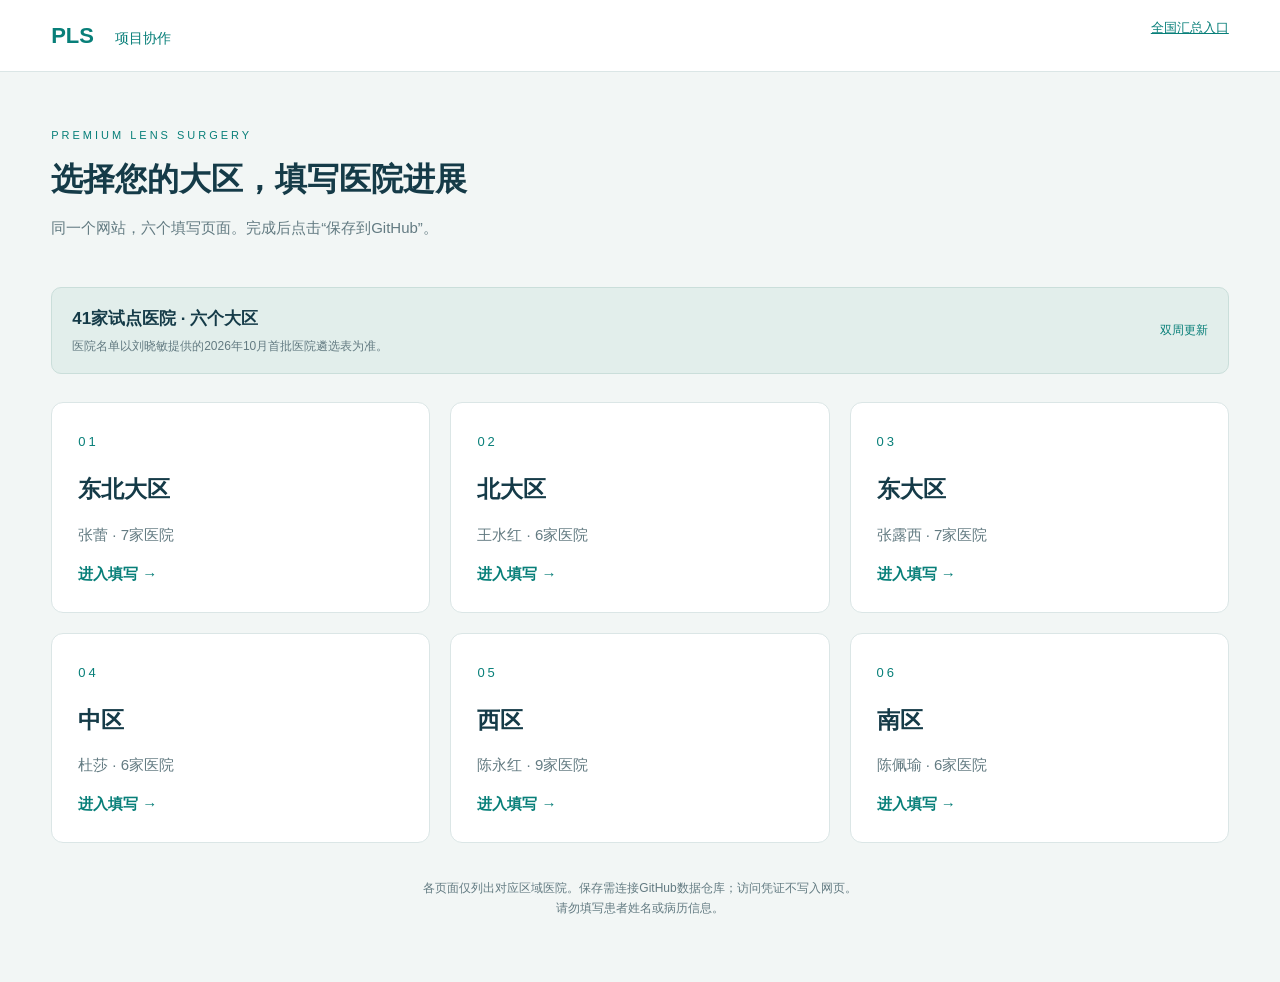
<file: index.html>
<!doctype html><html lang="zh-CN"><head><meta charset="utf-8"><meta name="viewport" content="width=device-width,initial-scale=1"><title>PLS双周进展 · 六区入口</title><link rel="stylesheet" href="style.css"></head><body><header><div class="brand">PLS <span>项目协作</span></div><a href="admin.html">全国汇总入口</a></header><main><section class="hero"><div><small>PREMIUM LENS SURGERY</small><h1>选择您的大区，填写医院进展</h1><p>同一个网站，六个填写页面。完成后点击“保存到GitHub”。</p></div></section><section class="roster-note"><div><b>41家试点医院 · 六个大区</b><p>医院名单以刘晓敏提供的2026年10月首批医院遴选表为准。</p></div><span>双周更新</span></section><div class="entries"><a class="entry-card" href="northeast.html"><small>01</small><h2>东北大区</h2><p>张蕾 · 7家医院</p><b>进入填写 →</b></a><a class="entry-card" href="north.html"><small>02</small><h2>北大区</h2><p>王水红 · 6家医院</p><b>进入填写 →</b></a><a class="entry-card" href="east.html"><small>03</small><h2>东大区</h2><p>张露西 · 7家医院</p><b>进入填写 →</b></a><a class="entry-card" href="central.html"><small>04</small><h2>中区</h2><p>杜莎 · 6家医院</p><b>进入填写 →</b></a><a class="entry-card" href="west.html"><small>05</small><h2>西区</h2><p>陈永红 · 9家医院</p><b>进入填写 →</b></a><a class="entry-card" href="south.html"><small>06</small><h2>南区</h2><p>陈佩瑜 · 6家医院</p><b>进入填写 →</b></a></div><footer>各页面仅列出对应区域医院。保存需连接GitHub数据仓库；访问凭证不写入网页。<br>请勿填写患者姓名或病历信息。</footer></main></body></html>
</file>
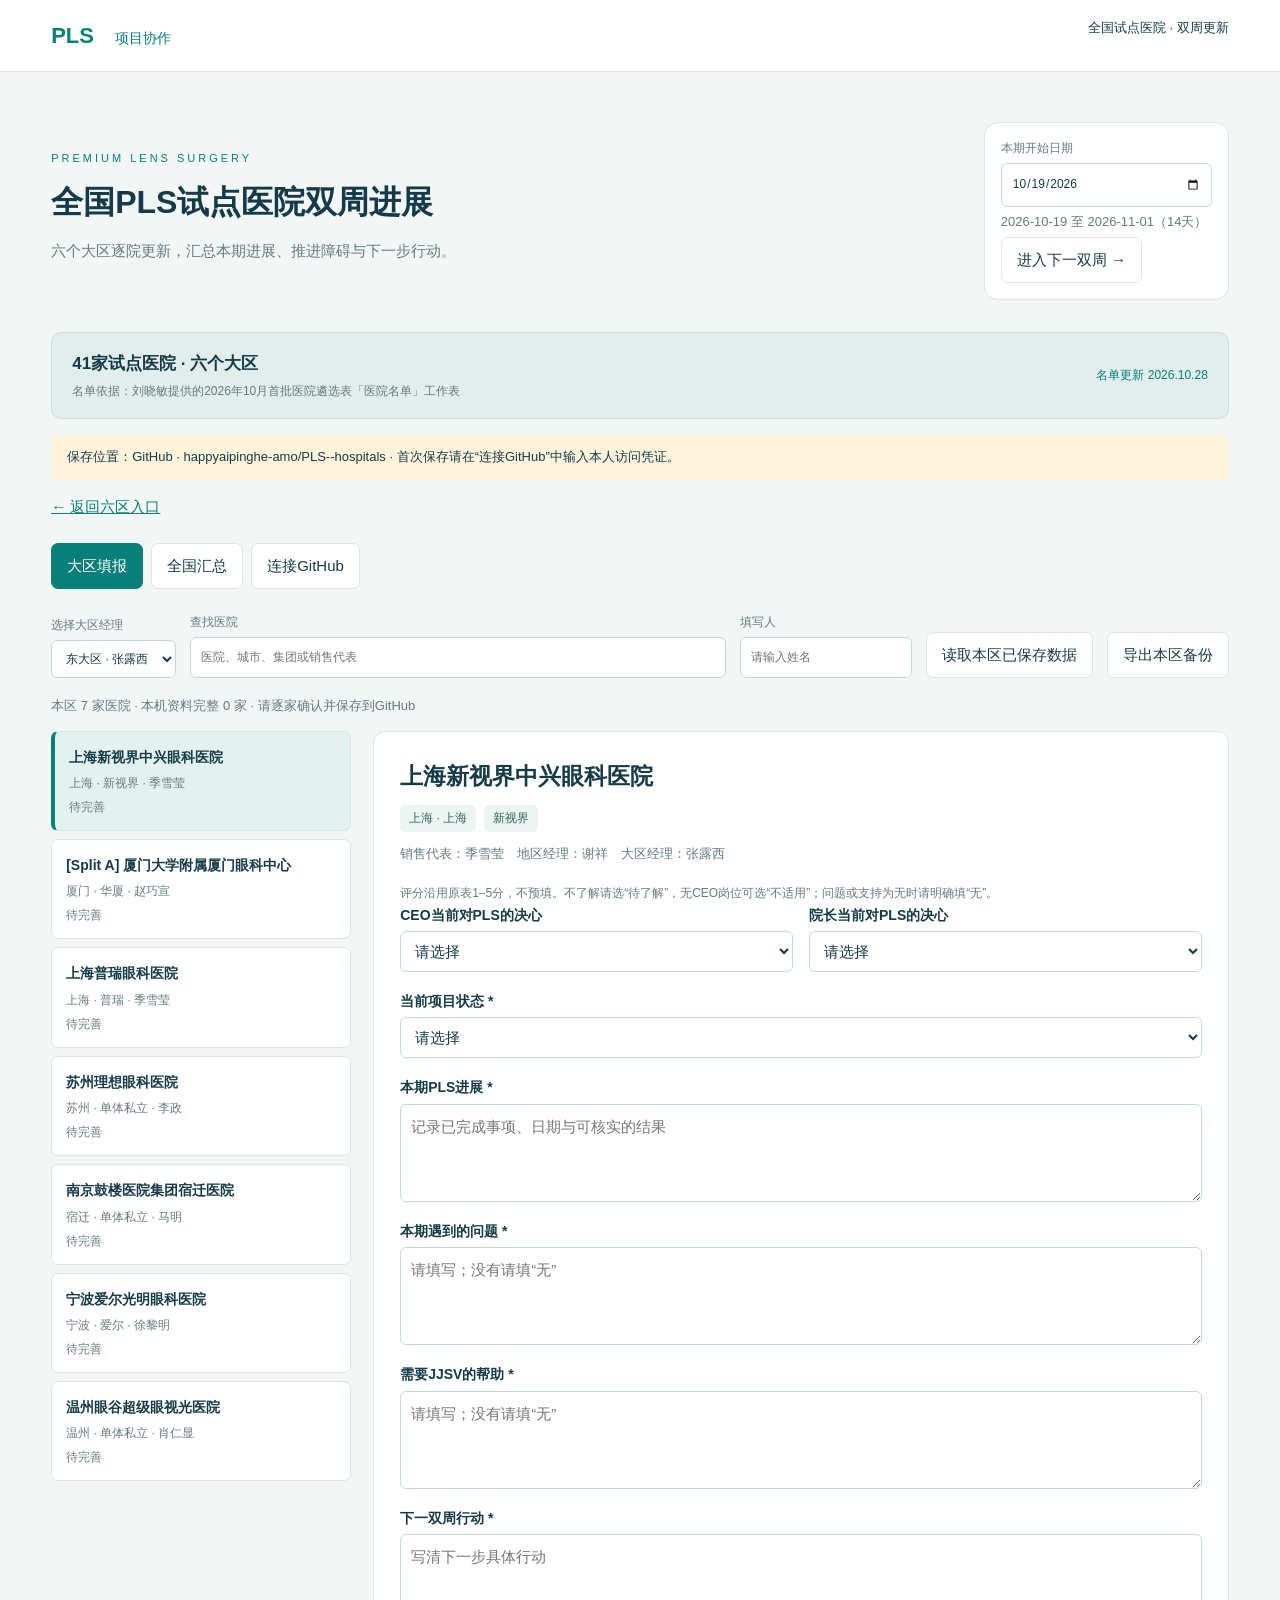
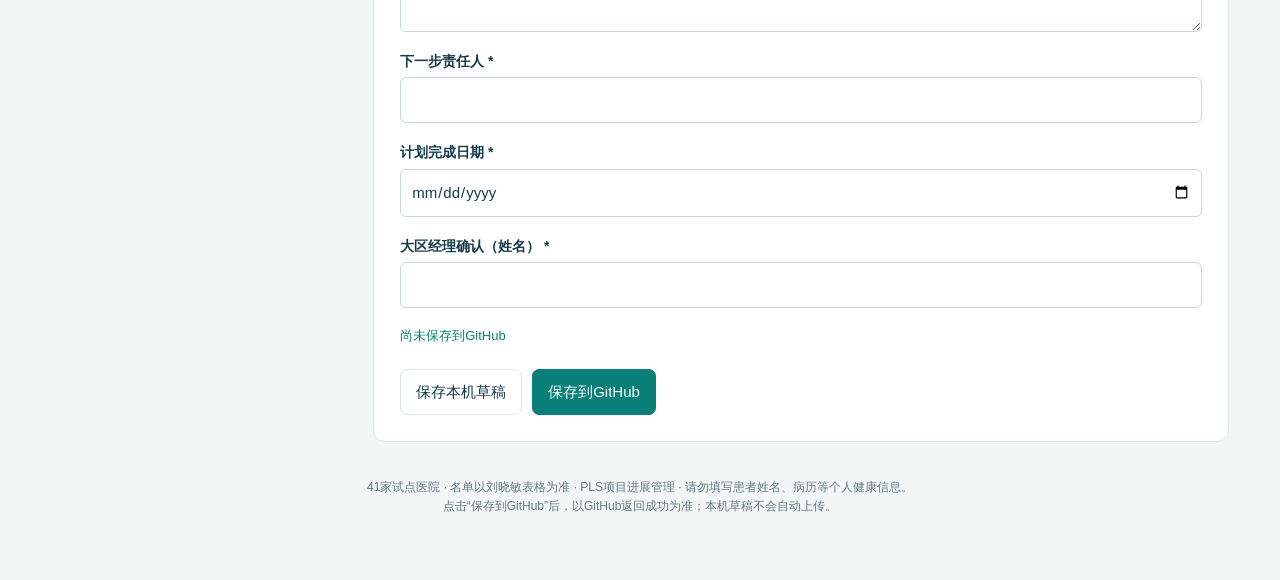
<file: admin.html>
<!doctype html><html lang="zh-CN"><head><meta charset="utf-8"><meta name="viewport" content="width=device-width,initial-scale=1"><title>PLS · 41家试点医院双周进展</title><link rel="stylesheet" href="style.css"></head><body><header><div class="brand">PLS <span>项目协作</span></div><span>全国试点医院 · 双周更新</span></header><main><section class="hero"><div><small>PREMIUM LENS SURGERY</small><h1>全国PLS试点医院双周进展</h1><p>六个大区逐院更新，汇总本期进展、推进障碍与下一步行动。</p></div><div class="cycle"><label>本期开始日期<input id="start" type="date" value="2026-10-19"></label><p id="period"></p><button id="next">进入下一双周 →</button></div></section><section class="roster-note"><div><b>41家试点医院 · 六个大区</b><p>名单依据：刘晓敏提供的2026年10月首批医院遴选表「医院名单」工作表</p></div><span>名单更新 2026.10.28</span></section><div id="service" class="notice"></div><p><a href="index.html">← 返回六区入口</a></p><nav><button data-view="edit" class="active">大区填报</button><button data-view="summary">全国汇总</button><button data-view="settings">连接GitHub</button></nav><section id="edit"><div class="toolbar"><label>选择大区经理<select id="manager"></select></label><label class="search">查找医院<input id="search" placeholder="医院、城市、集团或销售代表"></label><label>填写人<input autocomplete="off" id="reporter" placeholder="请输入姓名"></label><button id="loadRegion">读取本区已保存数据</button><button id="export">导出本区备份</button></div><div id="progress"></div><div class="workspace"><aside id="list"></aside><article id="form"></article></div></section><section id="summary" hidden><div class="toolbar"><button id="refresh">读取GitHub已保存数据</button><label class="file">导入备份文件<input id="import" type="file" accept=".json" multiple></label><button id="csv">导出Excel可读表</button><button id="report">下载彪总汇报稿</button><button id="print">打印 / 保存PDF</button></div><div id="metrics" class="metrics"></div><div id="regionSummary" class="region-summary"></div><p id="scope"></p><div class="tablewrap"><table><thead><tr><th>医院 / 大区经理</th><th>状态</th><th>CEO / 院长</th><th>本期进展</th><th>问题与支持</th><th>下一步</th><th>确认</th></tr></thead><tbody id="table"></tbody></table></div></section><section id="settings" hidden><article class="settings"><h2>连接GitHub</h2><p>管理员配置数据仓库后，经理输入本人GitHub访问凭证即可保存。凭证仅在当前页面使用，不保存到本机或仓库。</p><label>仓库所有者<input id="ghOwner" autocomplete="off" placeholder="GitHub账号或组织名"></label><label>数据仓库名称<input id="ghRepo" autocomplete="off" placeholder="建议使用单独的私有数据仓库"></label><label>分支<input id="ghBranch" value="main" autocomplete="off"></label><label>本人GitHub访问凭证<input id="token" type="password" autocomplete="off" placeholder="仅授权指定数据仓库，Contents读写权限"></label><button id="saveSettings">应用连接设置</button><p>所有者、仓库名和分支可以保存在本机；访问凭证不会保存。六个页面仅按区域分工，仓库凭证不提供按大区隔离的权限。</p></article></section><footer>41家试点医院 · 名单以刘晓敏表格为准 · PLS项目进展管理 · 请勿填写患者姓名、病历等个人健康信息。<br>点击“保存到GitHub”后，以GitHub返回成功为准；本机草稿不会自动上传。</footer></main><div id="toast" role="status" aria-live="polite"></div><script src="hospitals.js"></script><script src="config.js"></script><script src="github-store.js"></script><script src="app.js"></script></body></html>
</file>
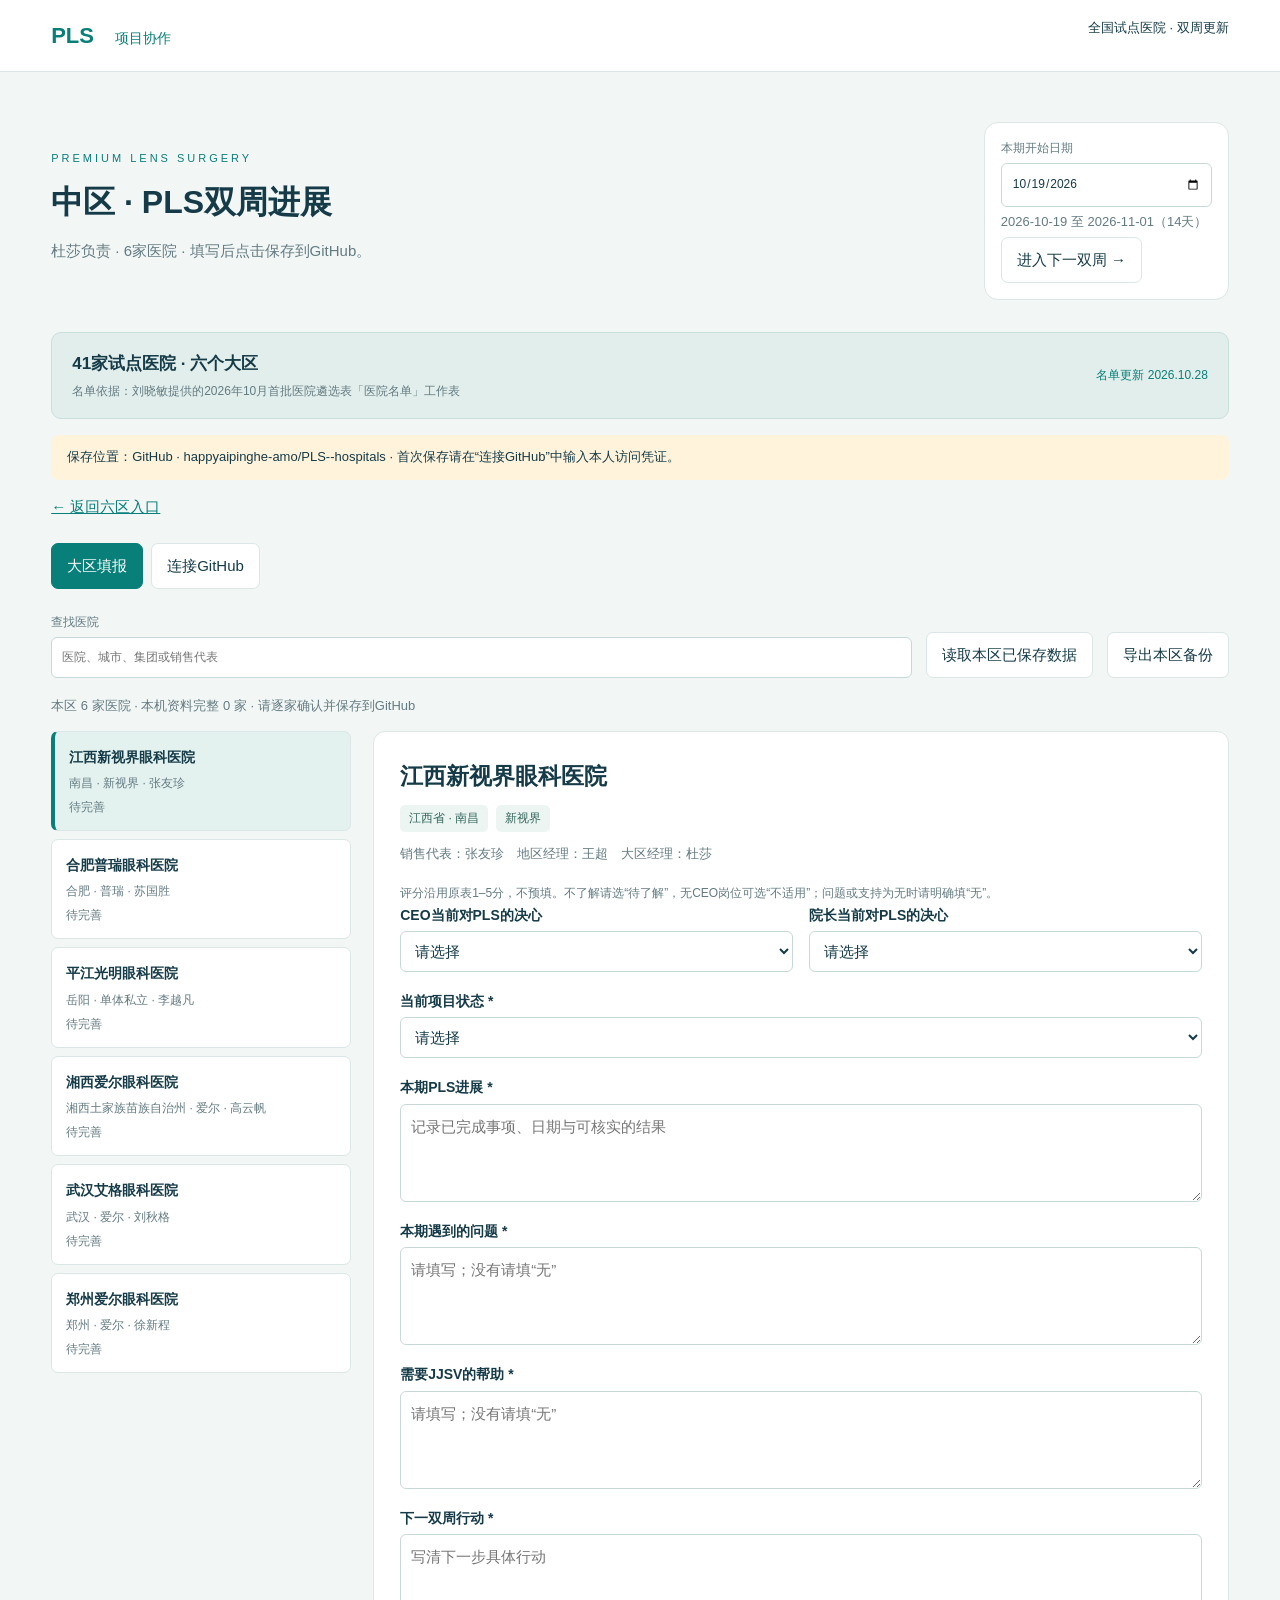
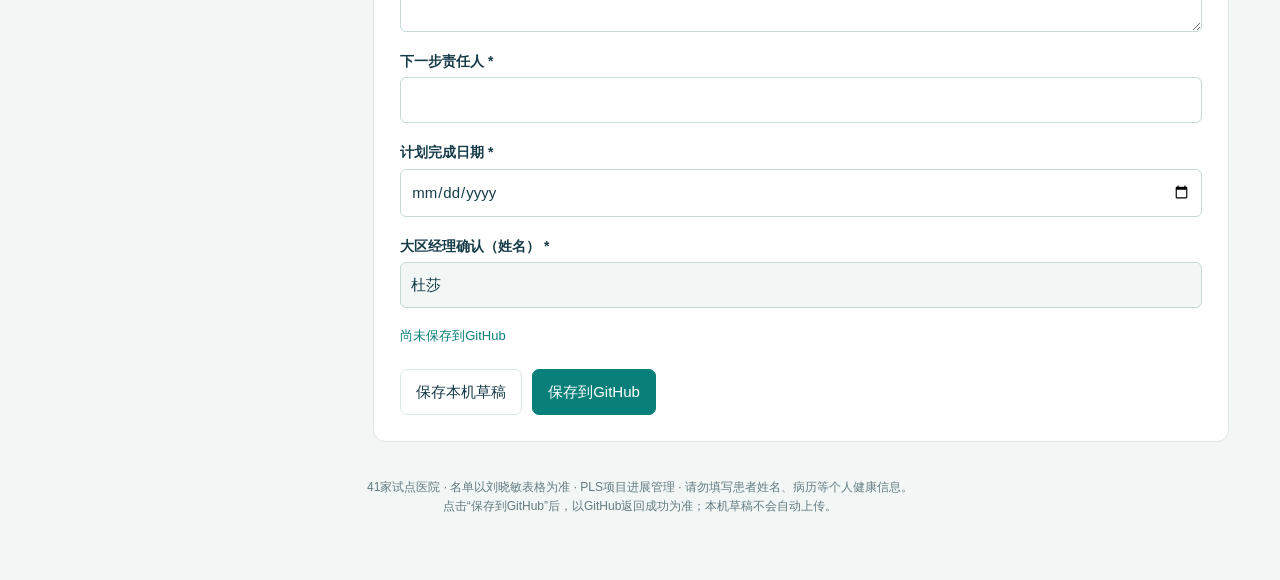
<file: central.html>
<!doctype html><html lang="zh-CN"><head><meta charset="utf-8"><meta name="viewport" content="width=device-width,initial-scale=1"><title>PLS · 41家试点医院双周进展</title><link rel="stylesheet" href="style.css"></head><body data-manager="杜莎"><header><div class="brand">PLS <span>项目协作</span></div><span>全国试点医院 · 双周更新</span></header><main><section class="hero"><div><small>PREMIUM LENS SURGERY</small><h1>中区 · PLS双周进展</h1><p>杜莎负责 · 6家医院 · 填写后点击保存到GitHub。</p></div><div class="cycle"><label>本期开始日期<input id="start" type="date" value="2026-10-19"></label><p id="period"></p><button id="next">进入下一双周 →</button></div></section><section class="roster-note"><div><b>41家试点医院 · 六个大区</b><p>名单依据：刘晓敏提供的2026年10月首批医院遴选表「医院名单」工作表</p></div><span>名单更新 2026.10.28</span></section><div id="service" class="notice"></div><p><a href="index.html">← 返回六区入口</a></p><nav><button data-view="edit" class="active">大区填报</button><button data-view="settings">连接GitHub</button></nav><section id="edit"><div class="toolbar"><label class="fixed-manager">选择大区经理<select id="manager"></select></label><label class="search">查找医院<input id="search" placeholder="医院、城市、集团或销售代表"></label><label class="fixed-manager">填写人<input autocomplete="off" id="reporter" placeholder="请输入姓名"></label><button id="loadRegion">读取本区已保存数据</button><button id="export">导出本区备份</button></div><div id="progress"></div><div class="workspace"><aside id="list"></aside><article id="form"></article></div></section><section id="summary" hidden><div class="toolbar"><button id="refresh">读取GitHub已保存数据</button><label class="file">导入备份文件<input id="import" type="file" accept=".json" multiple></label><button id="csv">导出Excel可读表</button><button id="report">下载彪总汇报稿</button><button id="print">打印 / 保存PDF</button></div><div id="metrics" class="metrics"></div><div id="regionSummary" class="region-summary"></div><p id="scope"></p><div class="tablewrap"><table><thead><tr><th>医院 / 大区经理</th><th>状态</th><th>CEO / 院长</th><th>本期进展</th><th>问题与支持</th><th>下一步</th><th>确认</th></tr></thead><tbody id="table"></tbody></table></div></section><section id="settings" hidden><article class="settings"><h2>连接GitHub</h2><p>管理员配置数据仓库后，经理输入本人GitHub访问凭证即可保存。凭证仅在当前页面使用，不保存到本机或仓库。</p><label>仓库所有者<input id="ghOwner" autocomplete="off" placeholder="GitHub账号或组织名"></label><label>数据仓库名称<input id="ghRepo" autocomplete="off" placeholder="建议使用单独的私有数据仓库"></label><label>分支<input id="ghBranch" value="main" autocomplete="off"></label><label>本人GitHub访问凭证<input id="token" type="password" autocomplete="off" placeholder="仅授权指定数据仓库，Contents读写权限"></label><button id="saveSettings">应用连接设置</button><p>所有者、仓库名和分支可以保存在本机；访问凭证不会保存。六个页面仅按区域分工，仓库凭证不提供按大区隔离的权限。</p></article></section><footer>41家试点医院 · 名单以刘晓敏表格为准 · PLS项目进展管理 · 请勿填写患者姓名、病历等个人健康信息。<br>点击“保存到GitHub”后，以GitHub返回成功为准；本机草稿不会自动上传。</footer></main><div id="toast" role="status" aria-live="polite"></div><script src="hospitals.js"></script><script src="config.js"></script><script src="github-store.js"></script><script src="app.js"></script></body></html>
</file>
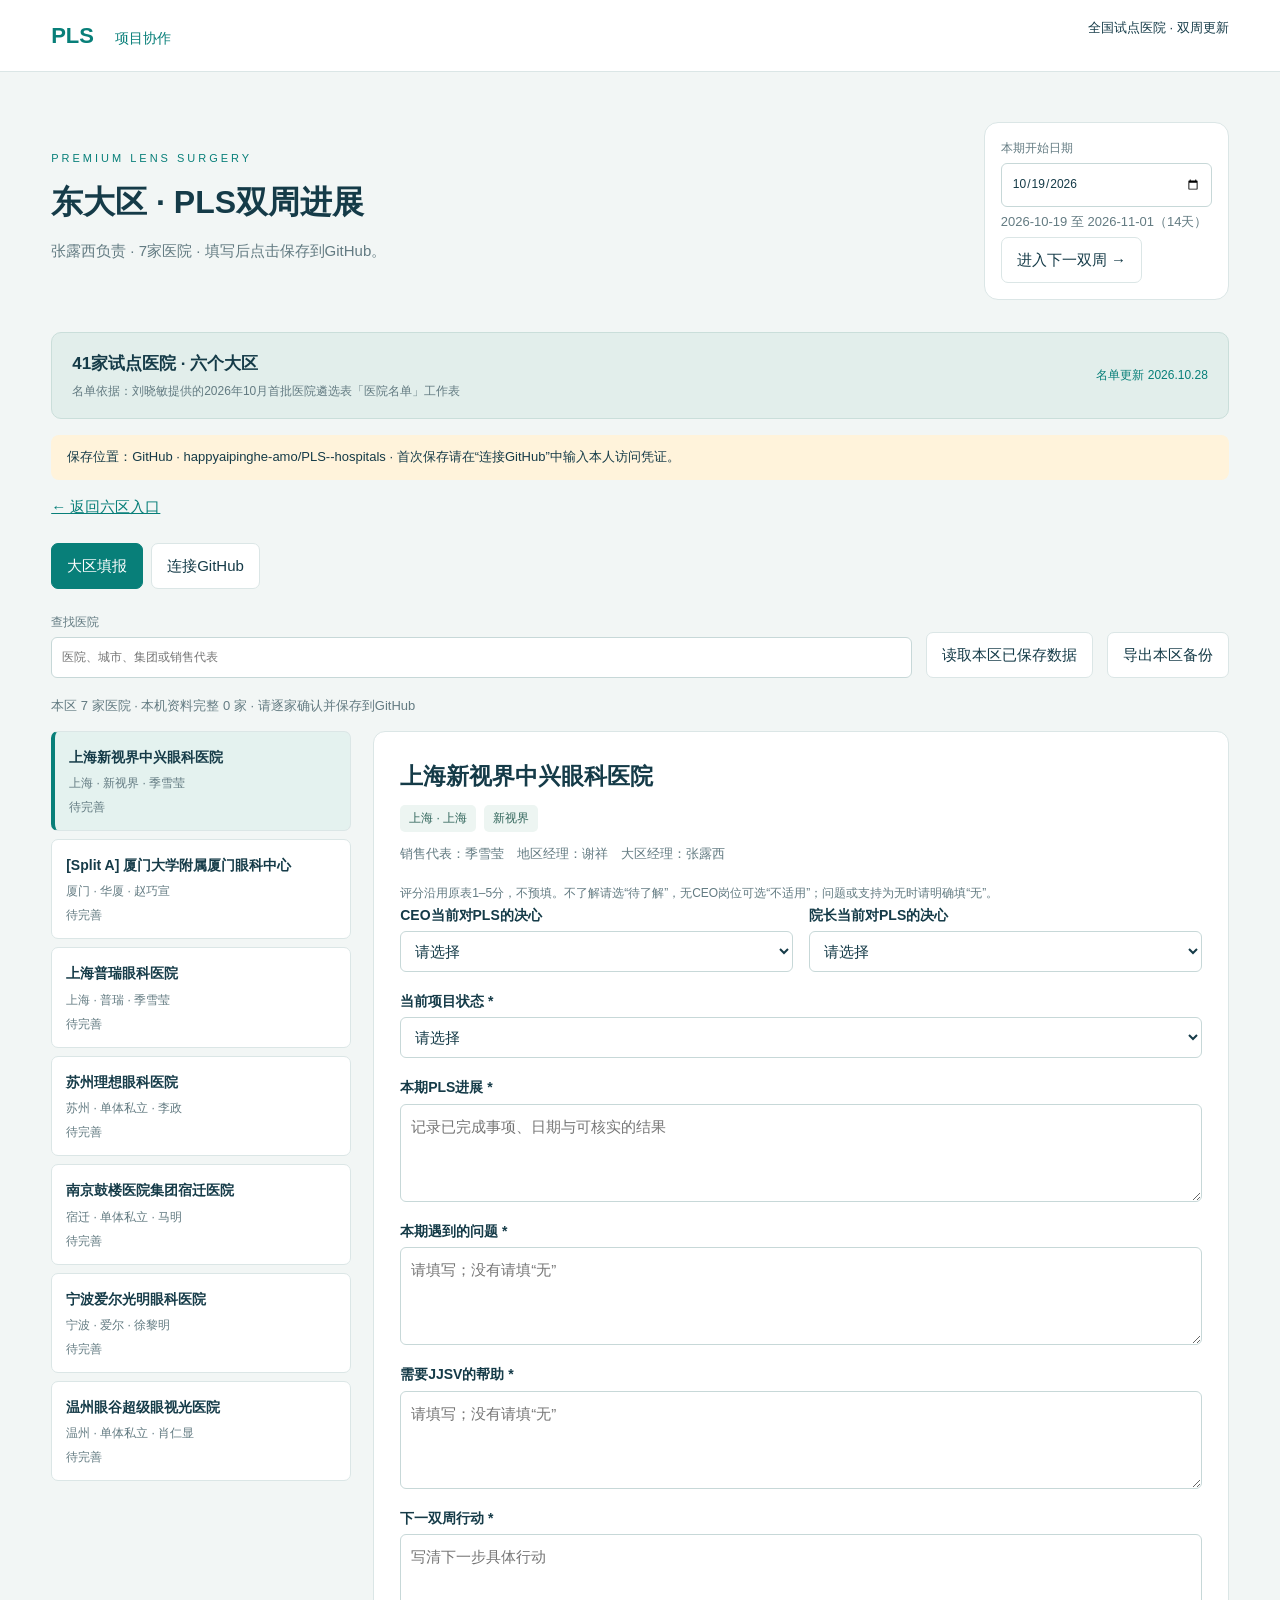
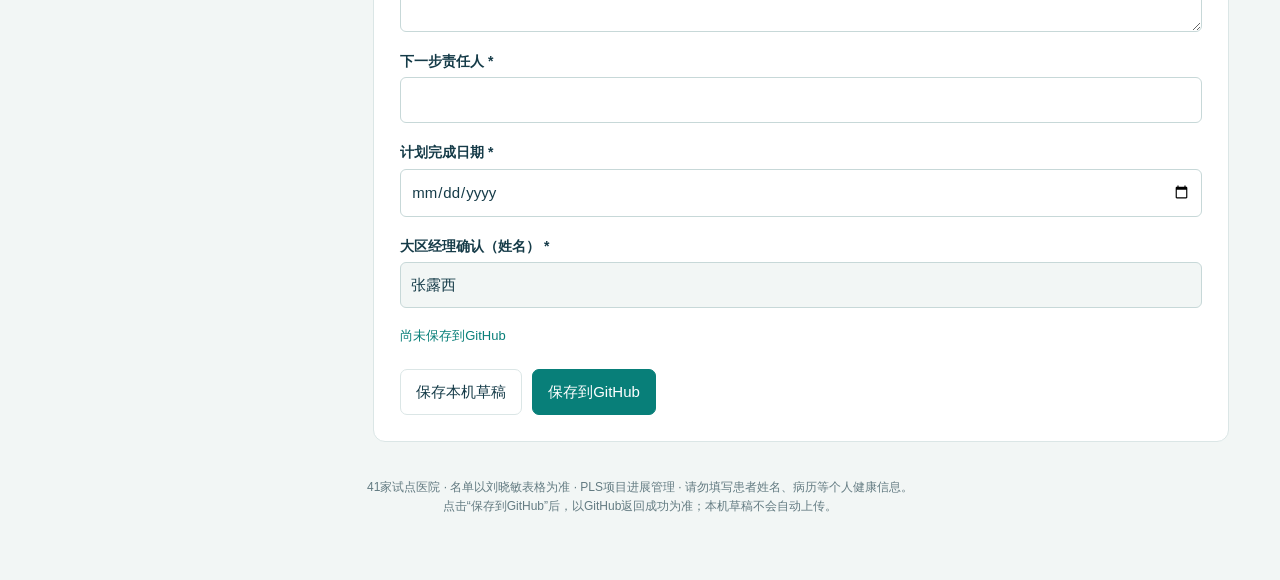
<file: east.html>
<!doctype html><html lang="zh-CN"><head><meta charset="utf-8"><meta name="viewport" content="width=device-width,initial-scale=1"><title>PLS · 41家试点医院双周进展</title><link rel="stylesheet" href="style.css"></head><body data-manager="张露西"><header><div class="brand">PLS <span>项目协作</span></div><span>全国试点医院 · 双周更新</span></header><main><section class="hero"><div><small>PREMIUM LENS SURGERY</small><h1>东大区 · PLS双周进展</h1><p>张露西负责 · 7家医院 · 填写后点击保存到GitHub。</p></div><div class="cycle"><label>本期开始日期<input id="start" type="date" value="2026-10-19"></label><p id="period"></p><button id="next">进入下一双周 →</button></div></section><section class="roster-note"><div><b>41家试点医院 · 六个大区</b><p>名单依据：刘晓敏提供的2026年10月首批医院遴选表「医院名单」工作表</p></div><span>名单更新 2026.10.28</span></section><div id="service" class="notice"></div><p><a href="index.html">← 返回六区入口</a></p><nav><button data-view="edit" class="active">大区填报</button><button data-view="settings">连接GitHub</button></nav><section id="edit"><div class="toolbar"><label class="fixed-manager">选择大区经理<select id="manager"></select></label><label class="search">查找医院<input id="search" placeholder="医院、城市、集团或销售代表"></label><label class="fixed-manager">填写人<input autocomplete="off" id="reporter" placeholder="请输入姓名"></label><button id="loadRegion">读取本区已保存数据</button><button id="export">导出本区备份</button></div><div id="progress"></div><div class="workspace"><aside id="list"></aside><article id="form"></article></div></section><section id="summary" hidden><div class="toolbar"><button id="refresh">读取GitHub已保存数据</button><label class="file">导入备份文件<input id="import" type="file" accept=".json" multiple></label><button id="csv">导出Excel可读表</button><button id="report">下载彪总汇报稿</button><button id="print">打印 / 保存PDF</button></div><div id="metrics" class="metrics"></div><div id="regionSummary" class="region-summary"></div><p id="scope"></p><div class="tablewrap"><table><thead><tr><th>医院 / 大区经理</th><th>状态</th><th>CEO / 院长</th><th>本期进展</th><th>问题与支持</th><th>下一步</th><th>确认</th></tr></thead><tbody id="table"></tbody></table></div></section><section id="settings" hidden><article class="settings"><h2>连接GitHub</h2><p>管理员配置数据仓库后，经理输入本人GitHub访问凭证即可保存。凭证仅在当前页面使用，不保存到本机或仓库。</p><label>仓库所有者<input id="ghOwner" autocomplete="off" placeholder="GitHub账号或组织名"></label><label>数据仓库名称<input id="ghRepo" autocomplete="off" placeholder="建议使用单独的私有数据仓库"></label><label>分支<input id="ghBranch" value="main" autocomplete="off"></label><label>本人GitHub访问凭证<input id="token" type="password" autocomplete="off" placeholder="仅授权指定数据仓库，Contents读写权限"></label><button id="saveSettings">应用连接设置</button><p>所有者、仓库名和分支可以保存在本机；访问凭证不会保存。六个页面仅按区域分工，仓库凭证不提供按大区隔离的权限。</p></article></section><footer>41家试点医院 · 名单以刘晓敏表格为准 · PLS项目进展管理 · 请勿填写患者姓名、病历等个人健康信息。<br>点击“保存到GitHub”后，以GitHub返回成功为准；本机草稿不会自动上传。</footer></main><div id="toast" role="status" aria-live="polite"></div><script src="hospitals.js"></script><script src="config.js"></script><script src="github-store.js"></script><script src="app.js"></script></body></html>
</file>
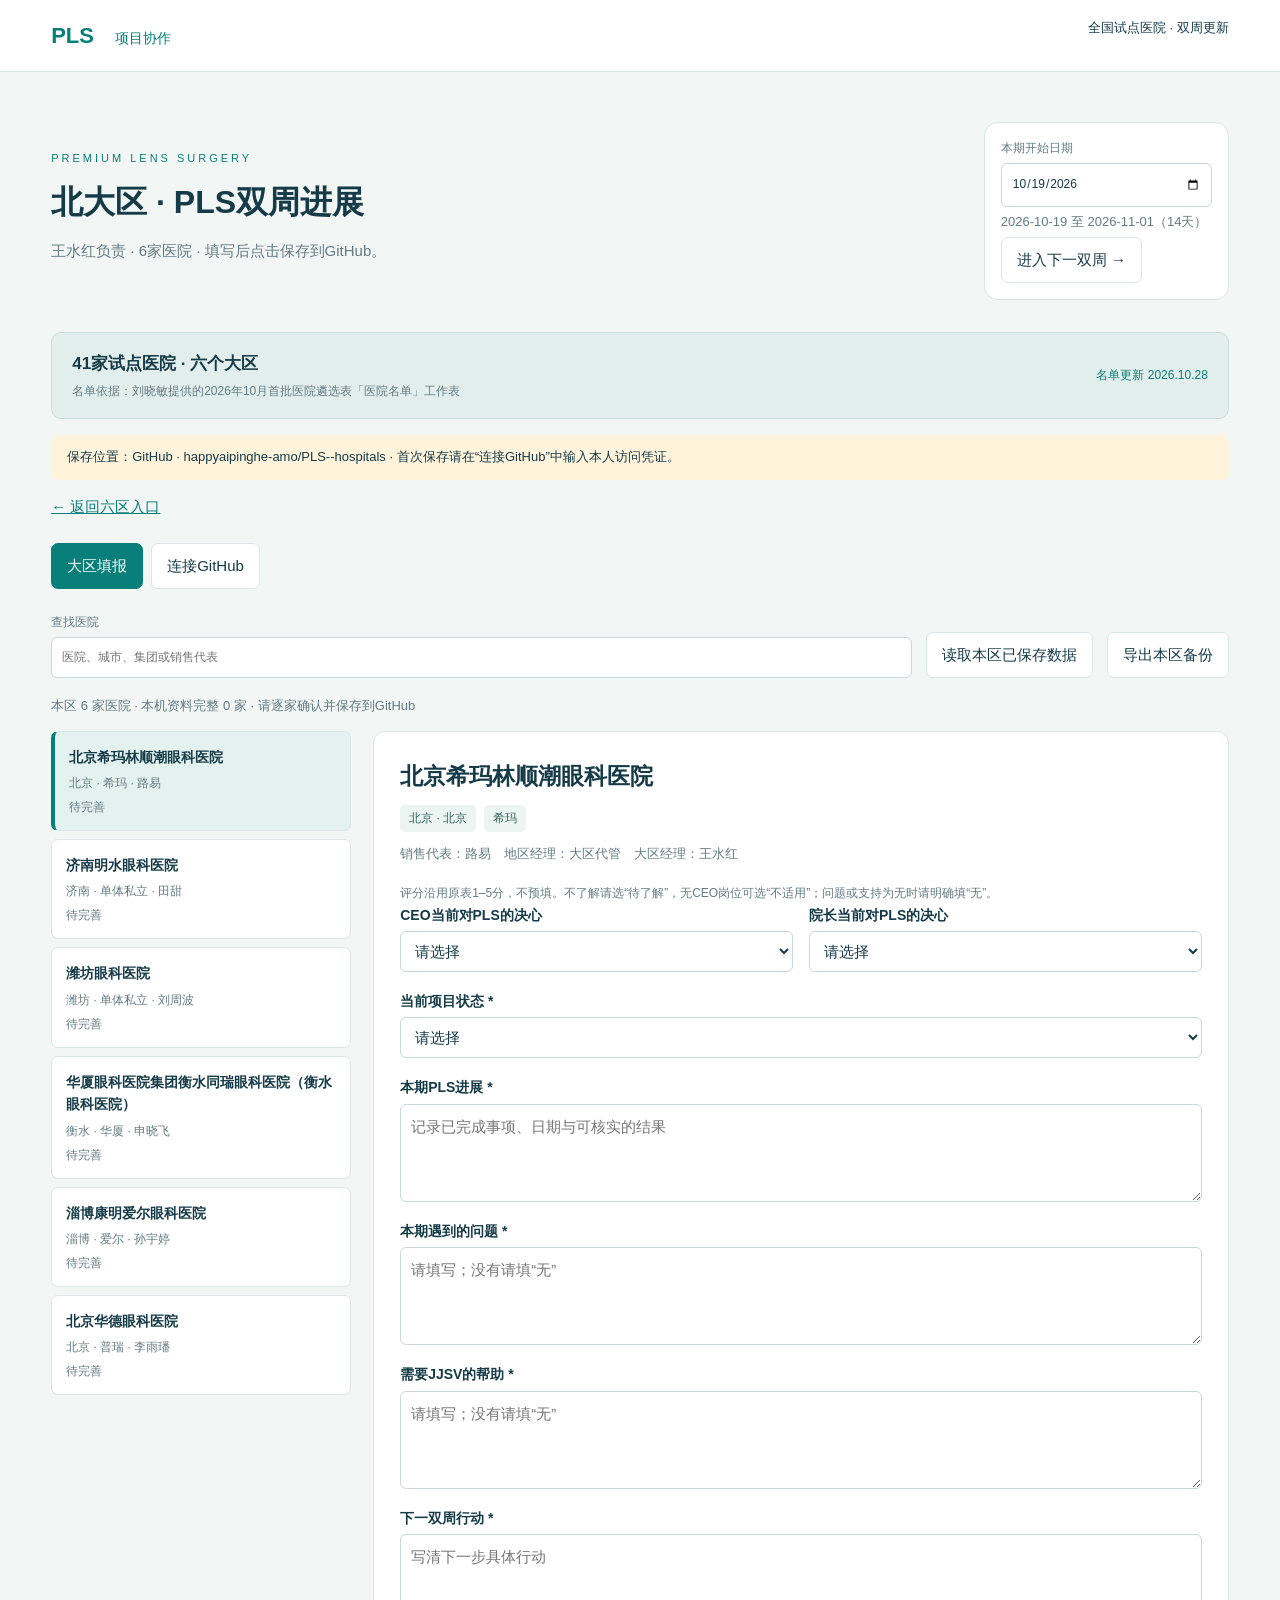
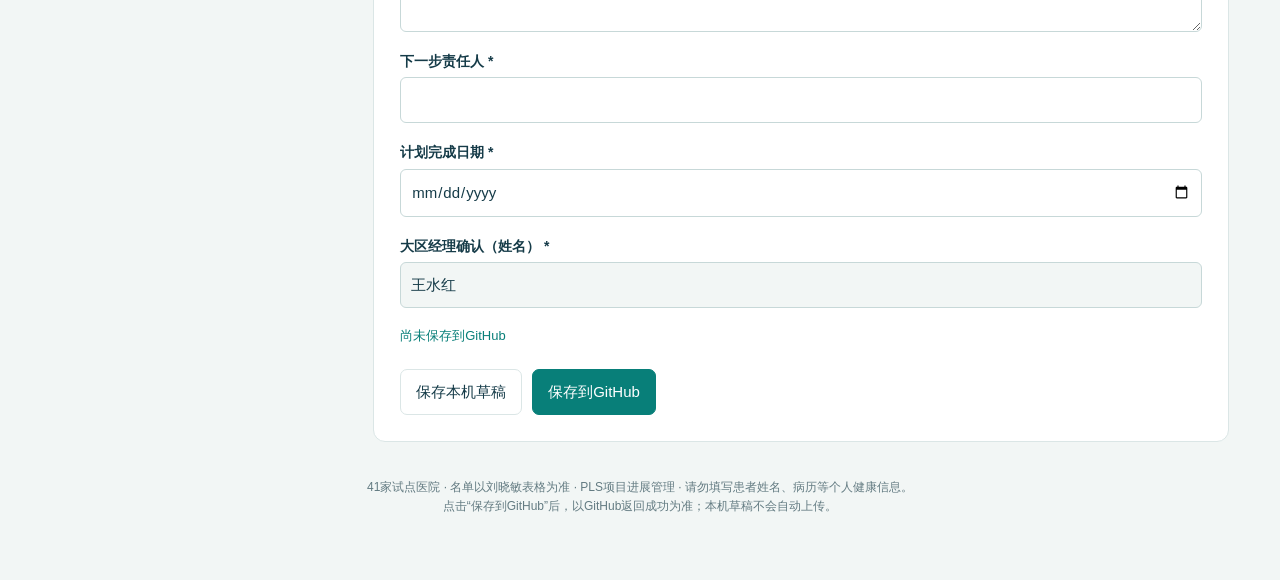
<file: north.html>
<!doctype html><html lang="zh-CN"><head><meta charset="utf-8"><meta name="viewport" content="width=device-width,initial-scale=1"><title>PLS · 41家试点医院双周进展</title><link rel="stylesheet" href="style.css"></head><body data-manager="王水红"><header><div class="brand">PLS <span>项目协作</span></div><span>全国试点医院 · 双周更新</span></header><main><section class="hero"><div><small>PREMIUM LENS SURGERY</small><h1>北大区 · PLS双周进展</h1><p>王水红负责 · 6家医院 · 填写后点击保存到GitHub。</p></div><div class="cycle"><label>本期开始日期<input id="start" type="date" value="2026-10-19"></label><p id="period"></p><button id="next">进入下一双周 →</button></div></section><section class="roster-note"><div><b>41家试点医院 · 六个大区</b><p>名单依据：刘晓敏提供的2026年10月首批医院遴选表「医院名单」工作表</p></div><span>名单更新 2026.10.28</span></section><div id="service" class="notice"></div><p><a href="index.html">← 返回六区入口</a></p><nav><button data-view="edit" class="active">大区填报</button><button data-view="settings">连接GitHub</button></nav><section id="edit"><div class="toolbar"><label class="fixed-manager">选择大区经理<select id="manager"></select></label><label class="search">查找医院<input id="search" placeholder="医院、城市、集团或销售代表"></label><label class="fixed-manager">填写人<input autocomplete="off" id="reporter" placeholder="请输入姓名"></label><button id="loadRegion">读取本区已保存数据</button><button id="export">导出本区备份</button></div><div id="progress"></div><div class="workspace"><aside id="list"></aside><article id="form"></article></div></section><section id="summary" hidden><div class="toolbar"><button id="refresh">读取GitHub已保存数据</button><label class="file">导入备份文件<input id="import" type="file" accept=".json" multiple></label><button id="csv">导出Excel可读表</button><button id="report">下载彪总汇报稿</button><button id="print">打印 / 保存PDF</button></div><div id="metrics" class="metrics"></div><div id="regionSummary" class="region-summary"></div><p id="scope"></p><div class="tablewrap"><table><thead><tr><th>医院 / 大区经理</th><th>状态</th><th>CEO / 院长</th><th>本期进展</th><th>问题与支持</th><th>下一步</th><th>确认</th></tr></thead><tbody id="table"></tbody></table></div></section><section id="settings" hidden><article class="settings"><h2>连接GitHub</h2><p>管理员配置数据仓库后，经理输入本人GitHub访问凭证即可保存。凭证仅在当前页面使用，不保存到本机或仓库。</p><label>仓库所有者<input id="ghOwner" autocomplete="off" placeholder="GitHub账号或组织名"></label><label>数据仓库名称<input id="ghRepo" autocomplete="off" placeholder="建议使用单独的私有数据仓库"></label><label>分支<input id="ghBranch" value="main" autocomplete="off"></label><label>本人GitHub访问凭证<input id="token" type="password" autocomplete="off" placeholder="仅授权指定数据仓库，Contents读写权限"></label><button id="saveSettings">应用连接设置</button><p>所有者、仓库名和分支可以保存在本机；访问凭证不会保存。六个页面仅按区域分工，仓库凭证不提供按大区隔离的权限。</p></article></section><footer>41家试点医院 · 名单以刘晓敏表格为准 · PLS项目进展管理 · 请勿填写患者姓名、病历等个人健康信息。<br>点击“保存到GitHub”后，以GitHub返回成功为准；本机草稿不会自动上传。</footer></main><div id="toast" role="status" aria-live="polite"></div><script src="hospitals.js"></script><script src="config.js"></script><script src="github-store.js"></script><script src="app.js"></script></body></html>
</file>
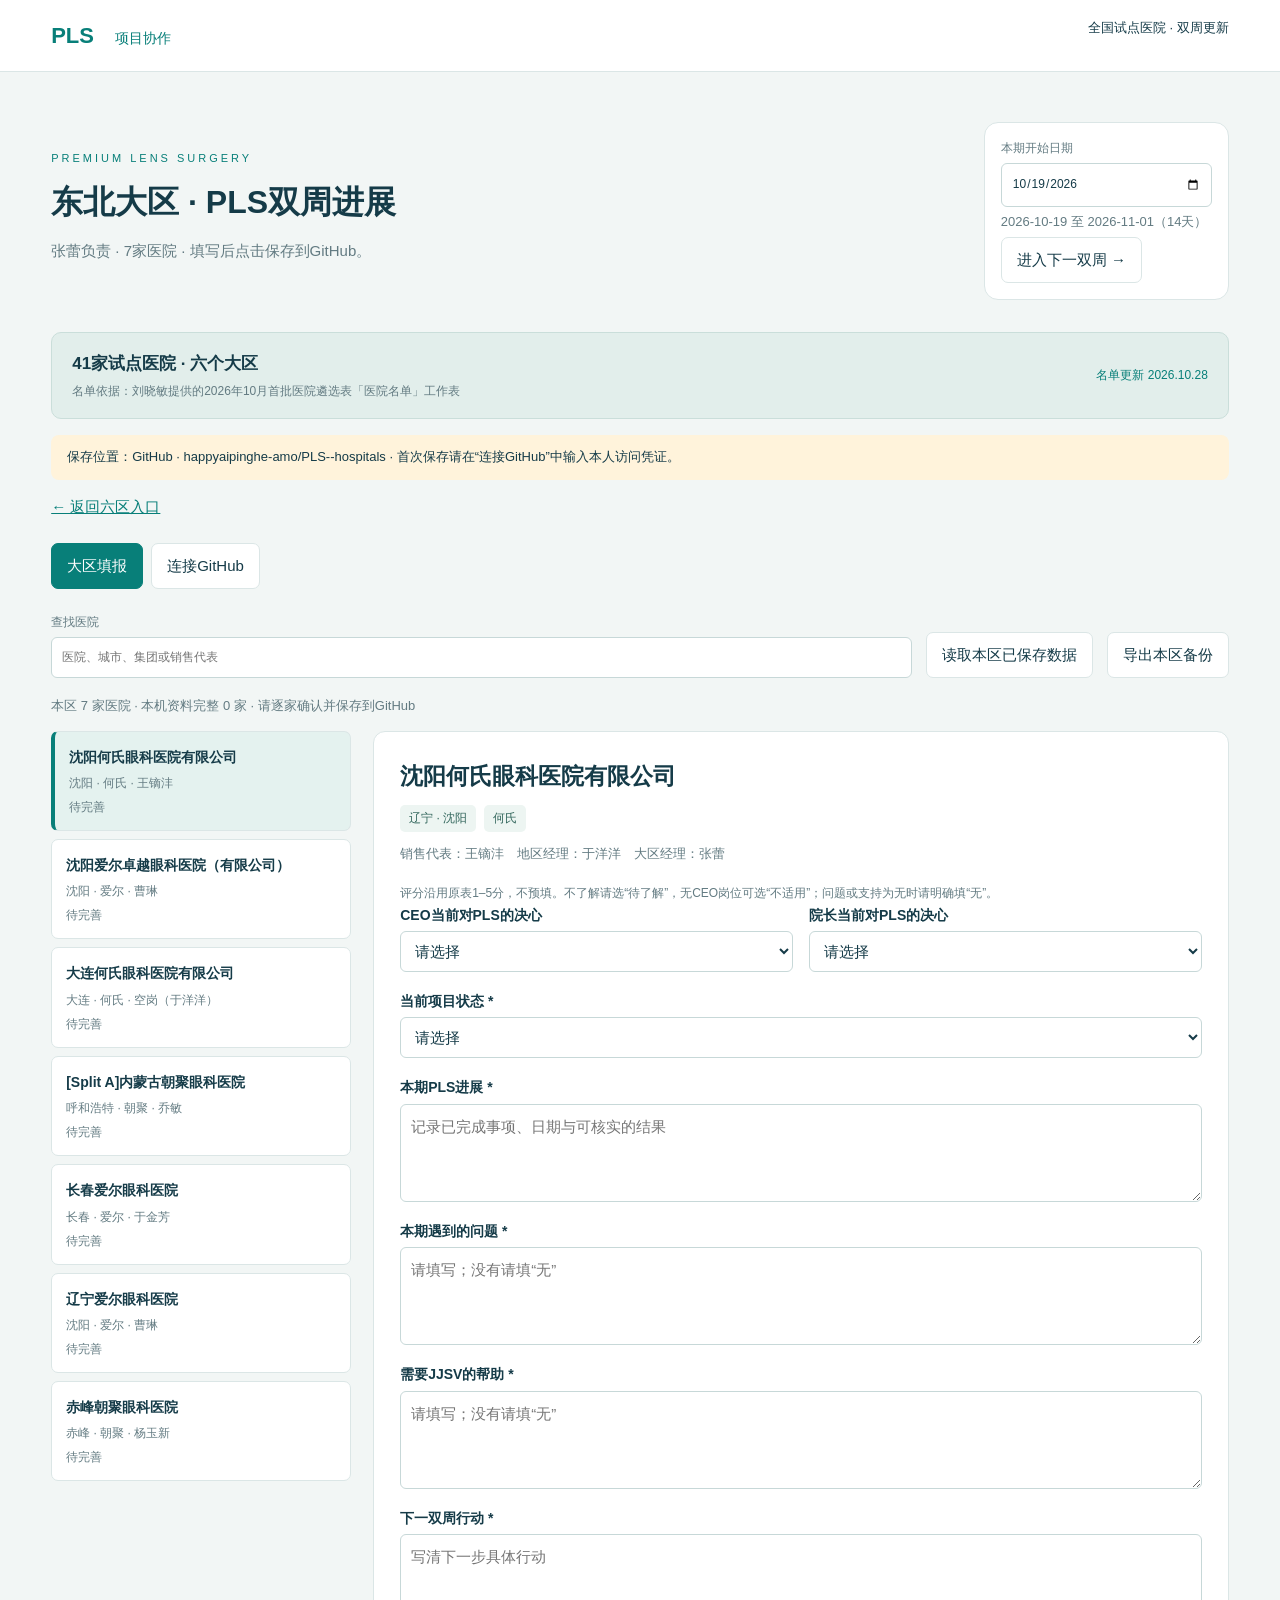
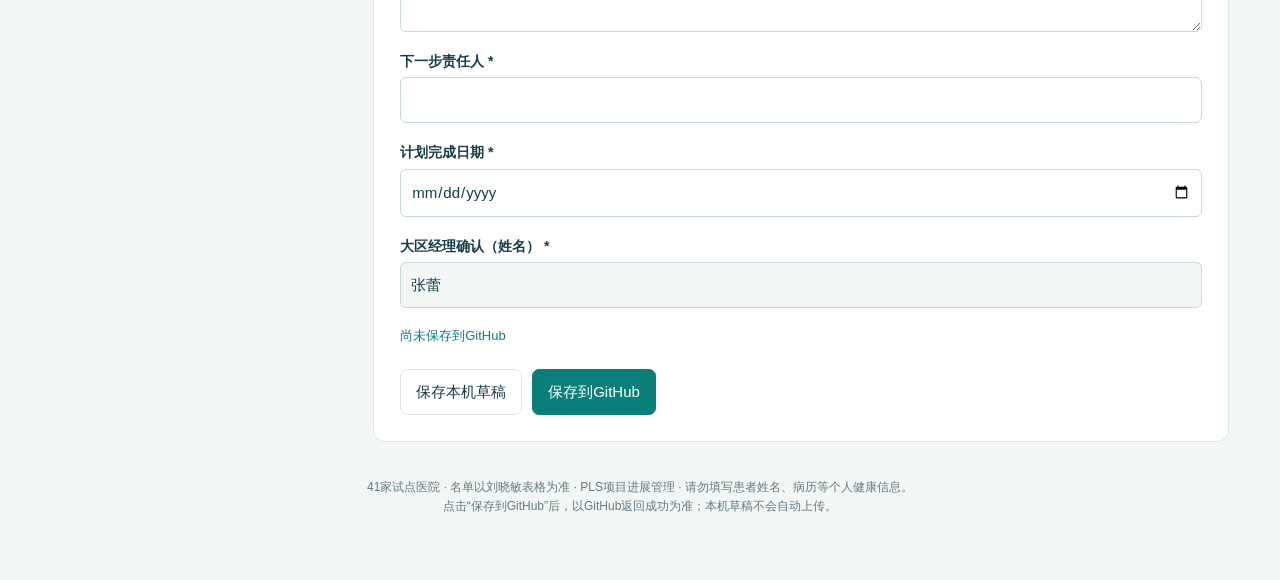
<file: northeast.html>
<!doctype html><html lang="zh-CN"><head><meta charset="utf-8"><meta name="viewport" content="width=device-width,initial-scale=1"><title>PLS · 41家试点医院双周进展</title><link rel="stylesheet" href="style.css"></head><body data-manager="张蕾"><header><div class="brand">PLS <span>项目协作</span></div><span>全国试点医院 · 双周更新</span></header><main><section class="hero"><div><small>PREMIUM LENS SURGERY</small><h1>东北大区 · PLS双周进展</h1><p>张蕾负责 · 7家医院 · 填写后点击保存到GitHub。</p></div><div class="cycle"><label>本期开始日期<input id="start" type="date" value="2026-10-19"></label><p id="period"></p><button id="next">进入下一双周 →</button></div></section><section class="roster-note"><div><b>41家试点医院 · 六个大区</b><p>名单依据：刘晓敏提供的2026年10月首批医院遴选表「医院名单」工作表</p></div><span>名单更新 2026.10.28</span></section><div id="service" class="notice"></div><p><a href="index.html">← 返回六区入口</a></p><nav><button data-view="edit" class="active">大区填报</button><button data-view="settings">连接GitHub</button></nav><section id="edit"><div class="toolbar"><label class="fixed-manager">选择大区经理<select id="manager"></select></label><label class="search">查找医院<input id="search" placeholder="医院、城市、集团或销售代表"></label><label class="fixed-manager">填写人<input autocomplete="off" id="reporter" placeholder="请输入姓名"></label><button id="loadRegion">读取本区已保存数据</button><button id="export">导出本区备份</button></div><div id="progress"></div><div class="workspace"><aside id="list"></aside><article id="form"></article></div></section><section id="summary" hidden><div class="toolbar"><button id="refresh">读取GitHub已保存数据</button><label class="file">导入备份文件<input id="import" type="file" accept=".json" multiple></label><button id="csv">导出Excel可读表</button><button id="report">下载彪总汇报稿</button><button id="print">打印 / 保存PDF</button></div><div id="metrics" class="metrics"></div><div id="regionSummary" class="region-summary"></div><p id="scope"></p><div class="tablewrap"><table><thead><tr><th>医院 / 大区经理</th><th>状态</th><th>CEO / 院长</th><th>本期进展</th><th>问题与支持</th><th>下一步</th><th>确认</th></tr></thead><tbody id="table"></tbody></table></div></section><section id="settings" hidden><article class="settings"><h2>连接GitHub</h2><p>管理员配置数据仓库后，经理输入本人GitHub访问凭证即可保存。凭证仅在当前页面使用，不保存到本机或仓库。</p><label>仓库所有者<input id="ghOwner" autocomplete="off" placeholder="GitHub账号或组织名"></label><label>数据仓库名称<input id="ghRepo" autocomplete="off" placeholder="建议使用单独的私有数据仓库"></label><label>分支<input id="ghBranch" value="main" autocomplete="off"></label><label>本人GitHub访问凭证<input id="token" type="password" autocomplete="off" placeholder="仅授权指定数据仓库，Contents读写权限"></label><button id="saveSettings">应用连接设置</button><p>所有者、仓库名和分支可以保存在本机；访问凭证不会保存。六个页面仅按区域分工，仓库凭证不提供按大区隔离的权限。</p></article></section><footer>41家试点医院 · 名单以刘晓敏表格为准 · PLS项目进展管理 · 请勿填写患者姓名、病历等个人健康信息。<br>点击“保存到GitHub”后，以GitHub返回成功为准；本机草稿不会自动上传。</footer></main><div id="toast" role="status" aria-live="polite"></div><script src="hospitals.js"></script><script src="config.js"></script><script src="github-store.js"></script><script src="app.js"></script></body></html>
</file>
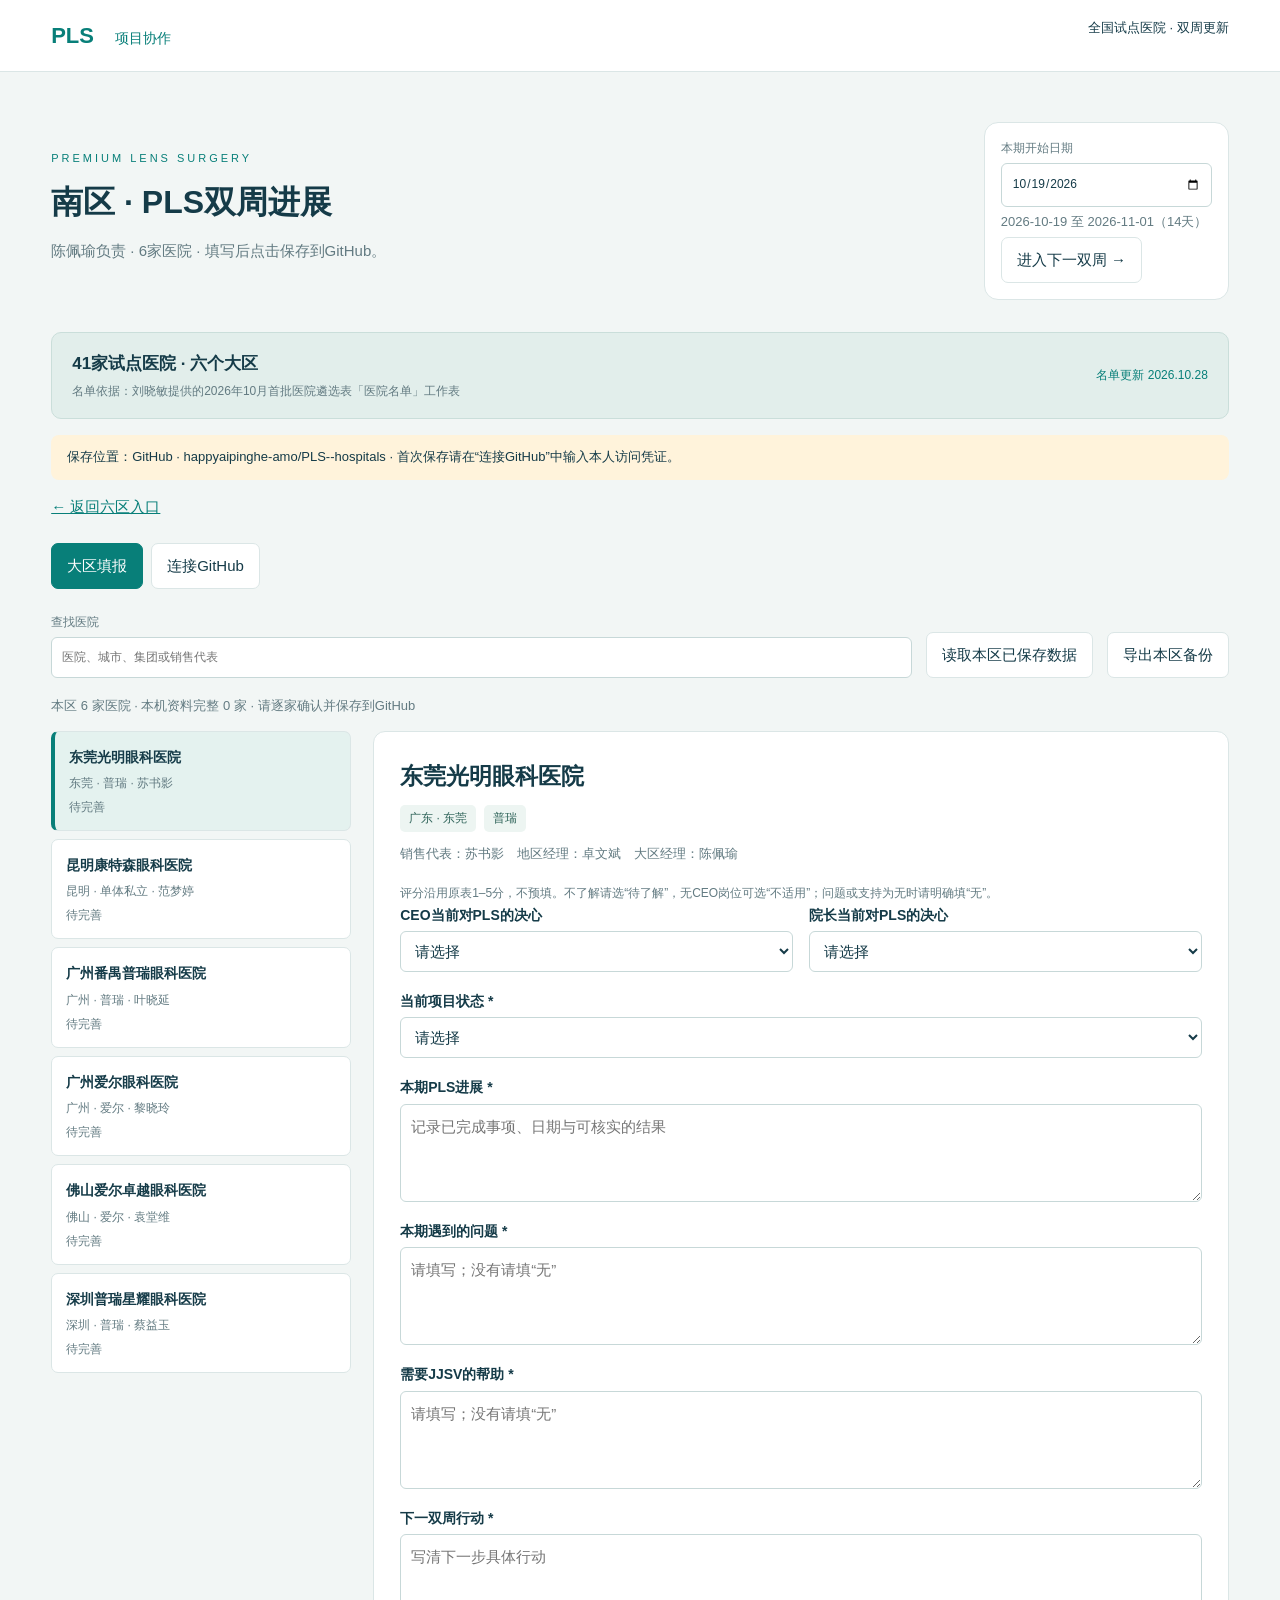
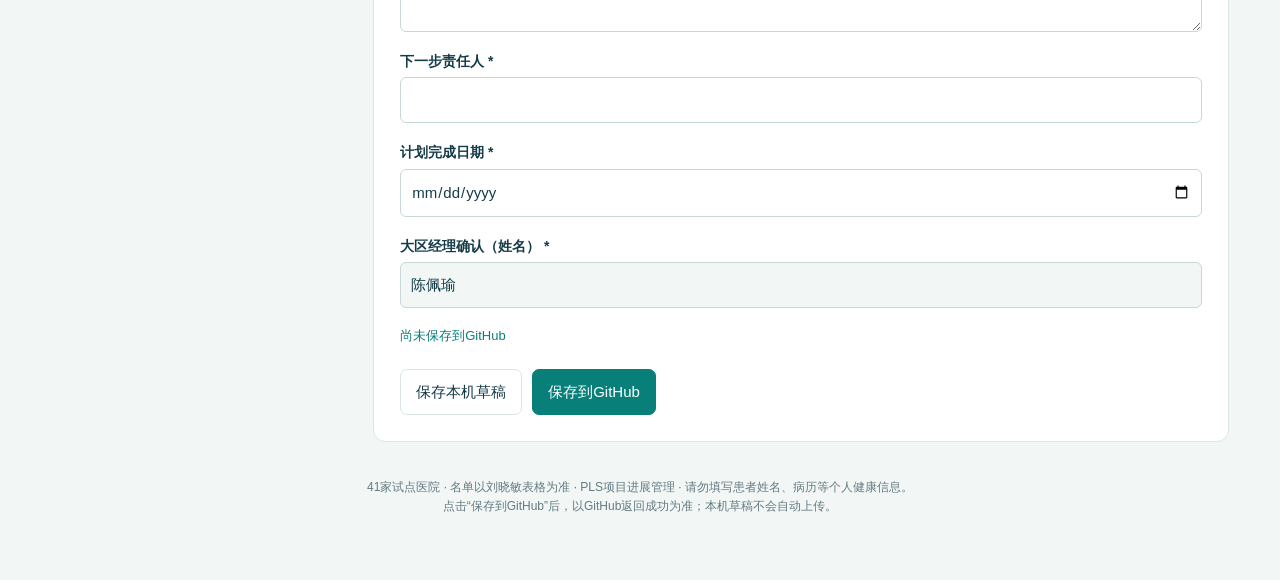
<file: south.html>
<!doctype html><html lang="zh-CN"><head><meta charset="utf-8"><meta name="viewport" content="width=device-width,initial-scale=1"><title>PLS · 41家试点医院双周进展</title><link rel="stylesheet" href="style.css"></head><body data-manager="陈佩瑜"><header><div class="brand">PLS <span>项目协作</span></div><span>全国试点医院 · 双周更新</span></header><main><section class="hero"><div><small>PREMIUM LENS SURGERY</small><h1>南区 · PLS双周进展</h1><p>陈佩瑜负责 · 6家医院 · 填写后点击保存到GitHub。</p></div><div class="cycle"><label>本期开始日期<input id="start" type="date" value="2026-10-19"></label><p id="period"></p><button id="next">进入下一双周 →</button></div></section><section class="roster-note"><div><b>41家试点医院 · 六个大区</b><p>名单依据：刘晓敏提供的2026年10月首批医院遴选表「医院名单」工作表</p></div><span>名单更新 2026.10.28</span></section><div id="service" class="notice"></div><p><a href="index.html">← 返回六区入口</a></p><nav><button data-view="edit" class="active">大区填报</button><button data-view="settings">连接GitHub</button></nav><section id="edit"><div class="toolbar"><label class="fixed-manager">选择大区经理<select id="manager"></select></label><label class="search">查找医院<input id="search" placeholder="医院、城市、集团或销售代表"></label><label class="fixed-manager">填写人<input autocomplete="off" id="reporter" placeholder="请输入姓名"></label><button id="loadRegion">读取本区已保存数据</button><button id="export">导出本区备份</button></div><div id="progress"></div><div class="workspace"><aside id="list"></aside><article id="form"></article></div></section><section id="summary" hidden><div class="toolbar"><button id="refresh">读取GitHub已保存数据</button><label class="file">导入备份文件<input id="import" type="file" accept=".json" multiple></label><button id="csv">导出Excel可读表</button><button id="report">下载彪总汇报稿</button><button id="print">打印 / 保存PDF</button></div><div id="metrics" class="metrics"></div><div id="regionSummary" class="region-summary"></div><p id="scope"></p><div class="tablewrap"><table><thead><tr><th>医院 / 大区经理</th><th>状态</th><th>CEO / 院长</th><th>本期进展</th><th>问题与支持</th><th>下一步</th><th>确认</th></tr></thead><tbody id="table"></tbody></table></div></section><section id="settings" hidden><article class="settings"><h2>连接GitHub</h2><p>管理员配置数据仓库后，经理输入本人GitHub访问凭证即可保存。凭证仅在当前页面使用，不保存到本机或仓库。</p><label>仓库所有者<input id="ghOwner" autocomplete="off" placeholder="GitHub账号或组织名"></label><label>数据仓库名称<input id="ghRepo" autocomplete="off" placeholder="建议使用单独的私有数据仓库"></label><label>分支<input id="ghBranch" value="main" autocomplete="off"></label><label>本人GitHub访问凭证<input id="token" type="password" autocomplete="off" placeholder="仅授权指定数据仓库，Contents读写权限"></label><button id="saveSettings">应用连接设置</button><p>所有者、仓库名和分支可以保存在本机；访问凭证不会保存。六个页面仅按区域分工，仓库凭证不提供按大区隔离的权限。</p></article></section><footer>41家试点医院 · 名单以刘晓敏表格为准 · PLS项目进展管理 · 请勿填写患者姓名、病历等个人健康信息。<br>点击“保存到GitHub”后，以GitHub返回成功为准；本机草稿不会自动上传。</footer></main><div id="toast" role="status" aria-live="polite"></div><script src="hospitals.js"></script><script src="config.js"></script><script src="github-store.js"></script><script src="app.js"></script></body></html>
</file>
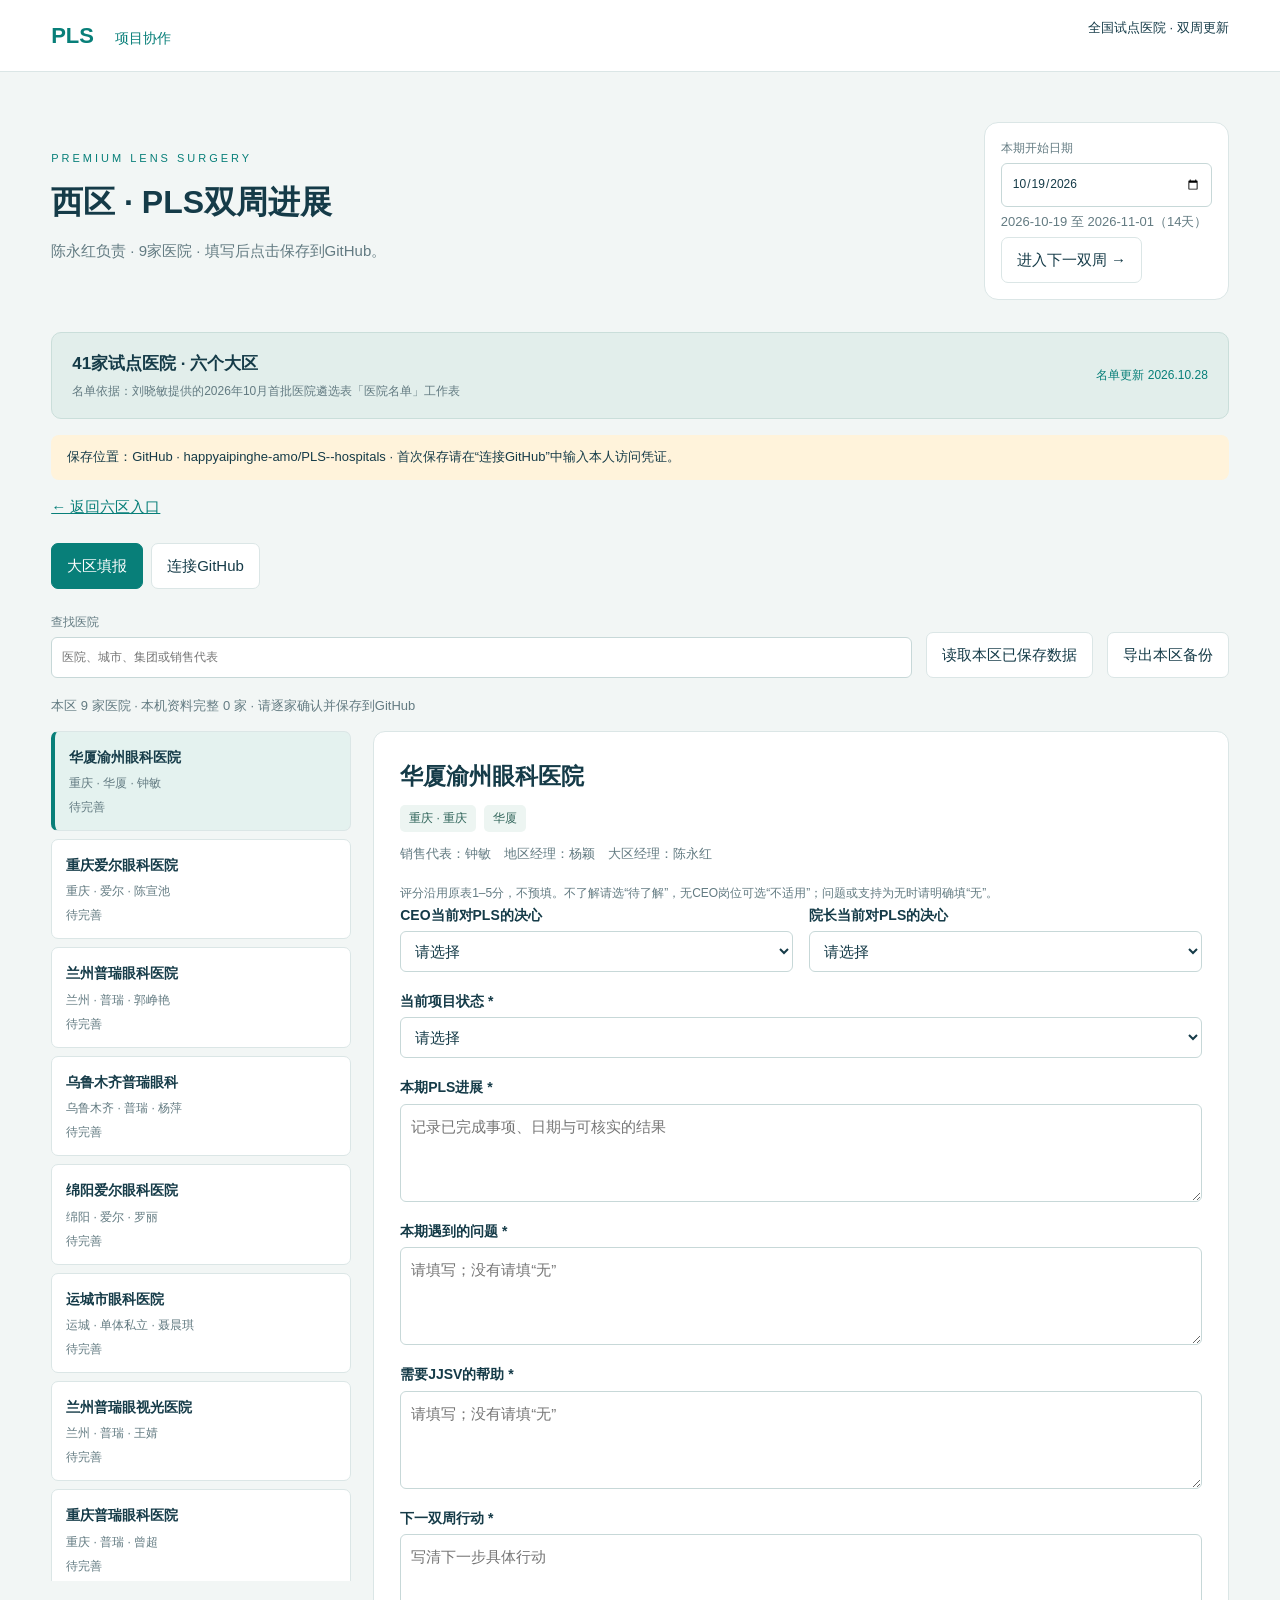
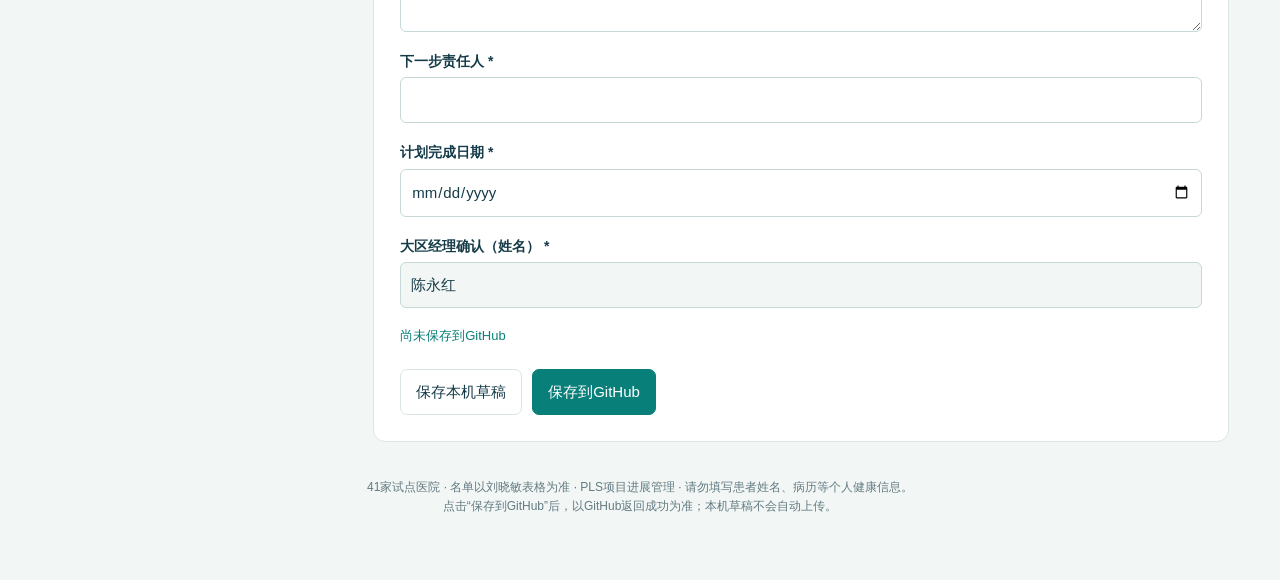
<file: west.html>
<!doctype html><html lang="zh-CN"><head><meta charset="utf-8"><meta name="viewport" content="width=device-width,initial-scale=1"><title>PLS · 41家试点医院双周进展</title><link rel="stylesheet" href="style.css"></head><body data-manager="陈永红"><header><div class="brand">PLS <span>项目协作</span></div><span>全国试点医院 · 双周更新</span></header><main><section class="hero"><div><small>PREMIUM LENS SURGERY</small><h1>西区 · PLS双周进展</h1><p>陈永红负责 · 9家医院 · 填写后点击保存到GitHub。</p></div><div class="cycle"><label>本期开始日期<input id="start" type="date" value="2026-10-19"></label><p id="period"></p><button id="next">进入下一双周 →</button></div></section><section class="roster-note"><div><b>41家试点医院 · 六个大区</b><p>名单依据：刘晓敏提供的2026年10月首批医院遴选表「医院名单」工作表</p></div><span>名单更新 2026.10.28</span></section><div id="service" class="notice"></div><p><a href="index.html">← 返回六区入口</a></p><nav><button data-view="edit" class="active">大区填报</button><button data-view="settings">连接GitHub</button></nav><section id="edit"><div class="toolbar"><label class="fixed-manager">选择大区经理<select id="manager"></select></label><label class="search">查找医院<input id="search" placeholder="医院、城市、集团或销售代表"></label><label class="fixed-manager">填写人<input autocomplete="off" id="reporter" placeholder="请输入姓名"></label><button id="loadRegion">读取本区已保存数据</button><button id="export">导出本区备份</button></div><div id="progress"></div><div class="workspace"><aside id="list"></aside><article id="form"></article></div></section><section id="summary" hidden><div class="toolbar"><button id="refresh">读取GitHub已保存数据</button><label class="file">导入备份文件<input id="import" type="file" accept=".json" multiple></label><button id="csv">导出Excel可读表</button><button id="report">下载彪总汇报稿</button><button id="print">打印 / 保存PDF</button></div><div id="metrics" class="metrics"></div><div id="regionSummary" class="region-summary"></div><p id="scope"></p><div class="tablewrap"><table><thead><tr><th>医院 / 大区经理</th><th>状态</th><th>CEO / 院长</th><th>本期进展</th><th>问题与支持</th><th>下一步</th><th>确认</th></tr></thead><tbody id="table"></tbody></table></div></section><section id="settings" hidden><article class="settings"><h2>连接GitHub</h2><p>管理员配置数据仓库后，经理输入本人GitHub访问凭证即可保存。凭证仅在当前页面使用，不保存到本机或仓库。</p><label>仓库所有者<input id="ghOwner" autocomplete="off" placeholder="GitHub账号或组织名"></label><label>数据仓库名称<input id="ghRepo" autocomplete="off" placeholder="建议使用单独的私有数据仓库"></label><label>分支<input id="ghBranch" value="main" autocomplete="off"></label><label>本人GitHub访问凭证<input id="token" type="password" autocomplete="off" placeholder="仅授权指定数据仓库，Contents读写权限"></label><button id="saveSettings">应用连接设置</button><p>所有者、仓库名和分支可以保存在本机；访问凭证不会保存。六个页面仅按区域分工，仓库凭证不提供按大区隔离的权限。</p></article></section><footer>41家试点医院 · 名单以刘晓敏表格为准 · PLS项目进展管理 · 请勿填写患者姓名、病历等个人健康信息。<br>点击“保存到GitHub”后，以GitHub返回成功为准；本机草稿不会自动上传。</footer></main><div id="toast" role="status" aria-live="polite"></div><script src="hospitals.js"></script><script src="config.js"></script><script src="github-store.js"></script><script src="app.js"></script></body></html>
</file>
<file: style.css>
:root{--ink:#153b48;--green:#087f79;--muted:#637b82;--line:#dbe6e6}*{box-sizing:border-box}body{margin:0;background:#f2f6f5;color:var(--ink);font:15px/1.6 -apple-system,BlinkMacSystemFont,"PingFang SC","Microsoft YaHei",sans-serif}header{background:#fff;padding:18px 4%;display:flex;justify-content:space-between;border-bottom:1px solid var(--line);font-size:13px}.brand{font-size:22px;font-weight:800;color:var(--green)}.brand span{font-size:14px;font-weight:400;margin-left:15px}main{max-width:1400px;margin:auto;padding:28px 4%}.hero{display:flex;justify-content:space-between;gap:30px;padding:22px 0 32px}small{letter-spacing:3px;color:var(--green);font-size:11px}h1{font-size:36px;line-height:1.35;margin:12px 0}p{color:var(--muted)}.cycle{min-width:245px;background:white;border:1px solid var(--line);border-radius:14px;padding:16px}.cycle p{margin:5px 0;font-size:13px}.notice{background:#fff3db;padding:12px 16px;border-radius:8px;font-size:13px}nav{display:flex;gap:8px;margin:24px 0}button,.file{border:1px solid var(--line);border-radius:7px;background:white;padding:10px 15px;color:var(--ink);font:inherit;cursor:pointer}button:hover{border-color:var(--green)}button.active,.primary{background:var(--green);color:white;border-color:var(--green)}button:disabled{opacity:.5;cursor:wait}.toolbar{display:flex;align-items:end;gap:14px;flex-wrap:wrap;margin-bottom:18px}label{display:block;color:var(--muted);font-size:12px}input,select,textarea{display:block;width:100%;border:1px solid #c7d8d8;border-radius:6px;background:#fff;padding:10px;color:var(--ink);font:inherit;margin-top:5px}input:focus,textarea:focus,select:focus{outline:2px solid #9cd6d0}textarea{min-height:98px;resize:vertical}.search{flex:1;min-width:200px}.workspace{display:grid;grid-template-columns:300px 1fr;gap:22px;margin-top:14px}aside{max-height:850px;overflow:auto}.hospital{display:block;text-align:left;width:100%;margin-bottom:8px;padding:14px}.hospital strong{display:block;font-size:14px}.hospital span{display:block;color:var(--muted);font-size:12px;margin-top:6px}.hospital.selected{border-left:4px solid var(--green);background:#e4f2ef}article{background:white;border:1px solid var(--line);border-radius:12px;padding:26px}h2{font-size:23px;margin:0 0 8px}.meta{font-size:13px;color:var(--muted);margin-bottom:20px}.grid{display:grid;grid-template-columns:1fr 1fr;gap:16px}.field{margin-bottom:18px}.field label{font-size:14px;font-weight:600;color:var(--ink)}.hint{font-size:12px;color:var(--muted);margin:4px 0 0}.actions{display:flex;gap:10px;flex-wrap:wrap;margin-top:22px}.state{font-size:13px;color:var(--green)}.metrics{display:grid;grid-template-columns:repeat(4,1fr);gap:15px;margin:20px 0}.metric{padding:18px;background:white;border:1px solid var(--line);border-radius:10px}.metric b{font-size:30px;display:block}.tablewrap{overflow:auto}table{border-collapse:collapse;width:100%;background:white;font-size:13px}th,td{border:1px solid var(--line);padding:12px;vertical-align:top;text-align:left;min-width:120px;white-space:pre-wrap}th{background:#e4efec}.settings{max-width:760px}.settings label{margin:22px 0}footer{font-size:12px;color:var(--muted);text-align:center;margin:36px 0}.file input{max-width:180px;font-size:12px}#toast{position:fixed;bottom:22px;left:50%;transform:translateX(-50%);background:#153b48;color:white;border-radius:8px;padding:12px 20px;display:none;z-index:10}#progress{font-size:13px;color:var(--muted)}@media(max-width:760px){main{padding:16px}.hero{display:block}h1{font-size:28px}.cycle{margin-top:20px}.workspace{grid-template-columns:1fr}aside{display:flex;gap:8px;max-height:145px;overflow:auto}.hospital{min-width:230px}.grid{grid-template-columns:1fr}article{padding:18px}.metrics{grid-template-columns:1fr 1fr}header>span{display:none}nav button{padding:9px} }@media print{header,.hero,.notice,nav,.toolbar,footer,#toast{display:none!important}#edit,#settings{display:none!important}#summary{display:block!important}main{padding:0}.metrics{margin:0 0 15px}table{font-size:10px}th,td{min-width:0;padding:5px}tr{break-inside:avoid}@page{size:A4 landscape;margin:12mm}}

/* 2026-10-28 名单与阅读层次更新 */
.hero h1{font-size:32px;max-width:650px}.roster-note{display:flex;justify-content:space-between;align-items:center;gap:18px;background:#e2eeeb;border:1px solid #cadeda;border-radius:10px;padding:17px 20px;margin-bottom:16px}.roster-note b{font-size:17px}.roster-note p{font-size:12px;margin:4px 0 0}.roster-note>span{font-size:12px;white-space:nowrap;color:var(--green)}.hospital-tags{display:flex;gap:8px;margin:10px 0 12px}.hospital-tags span{font-size:12px;background:#edf5f2;border-radius:5px;padding:4px 9px;color:#32665c}.region-summary{display:grid;grid-template-columns:repeat(6,1fr);gap:10px;margin:18px 0}.region-card{background:white;border:1px solid var(--line);border-radius:9px;padding:13px}.region-card strong,.region-card span,.region-card small{display:block}.region-card span{font-size:12px;margin:5px 0;color:var(--muted)}.region-card small{letter-spacing:0;font-size:11px}.hospital span{line-height:1.5}.hero>div:first-child{align-self:center}@media(max-width:900px){.region-summary{grid-template-columns:repeat(3,1fr)}}@media(max-width:760px){.hero h1{font-size:27px}.roster-note{display:block}.roster-note>span{display:block;margin-top:8px}.region-summary{grid-template-columns:repeat(2,1fr)}}@media print{.roster-note{background:white;padding:8px;margin-bottom:14px}.region-summary{grid-template-columns:repeat(6,1fr)}.region-card{padding:5px}}

.entries{display:grid;grid-template-columns:repeat(3,1fr);gap:20px;margin-top:28px}.entry-card{display:block;color:var(--ink);text-decoration:none;background:white;border:1px solid var(--line);border-radius:12px;padding:26px}.entry-card:hover{border-color:var(--green);background:#eaf4f0}.entry-card small{font-size:13px}.entry-card h2{margin-top:18px}.entry-card b,a{color:var(--green)}.fixed-manager{display:none}input[readonly]{background:#f2f6f5}@media(max-width:760px){.entries{grid-template-columns:1fr 1fr;gap:12px}.entry-card{padding:18px}}@media(max-width:420px){.entries{grid-template-columns:1fr}}
</file>
